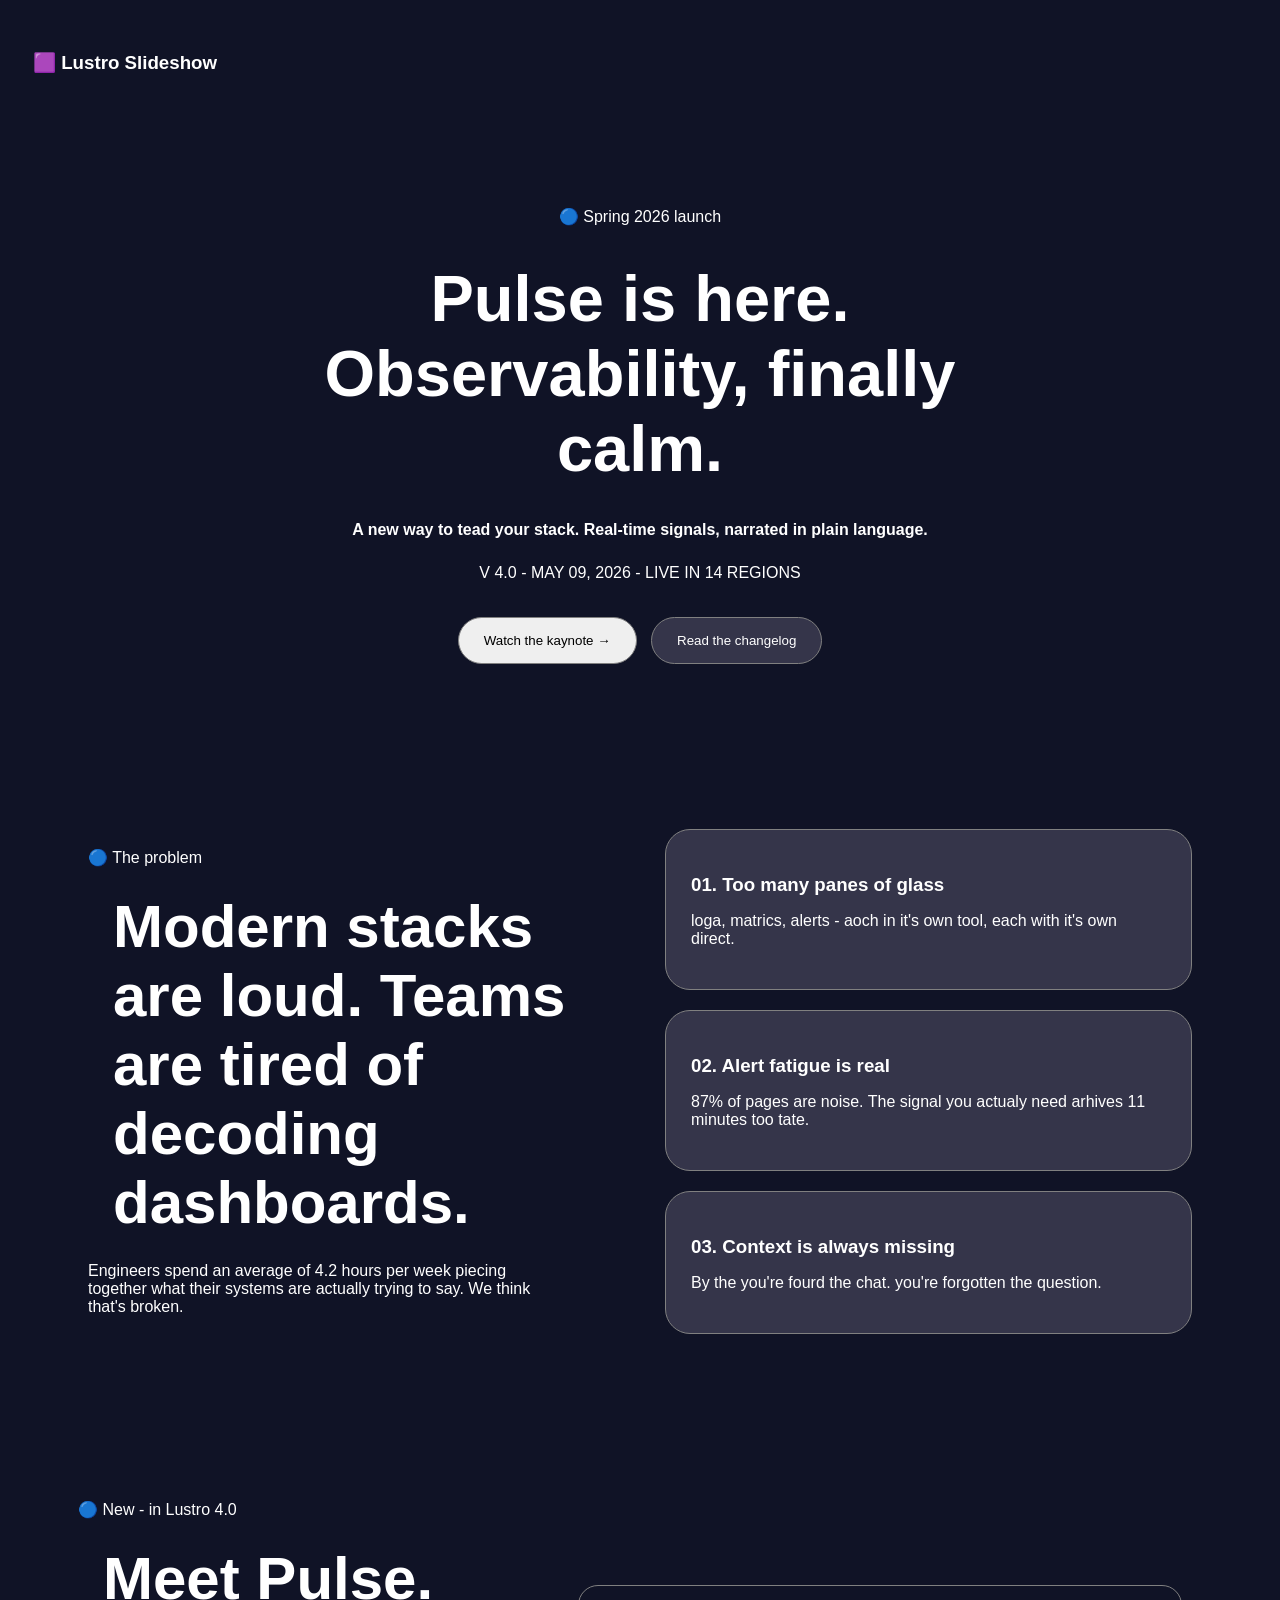
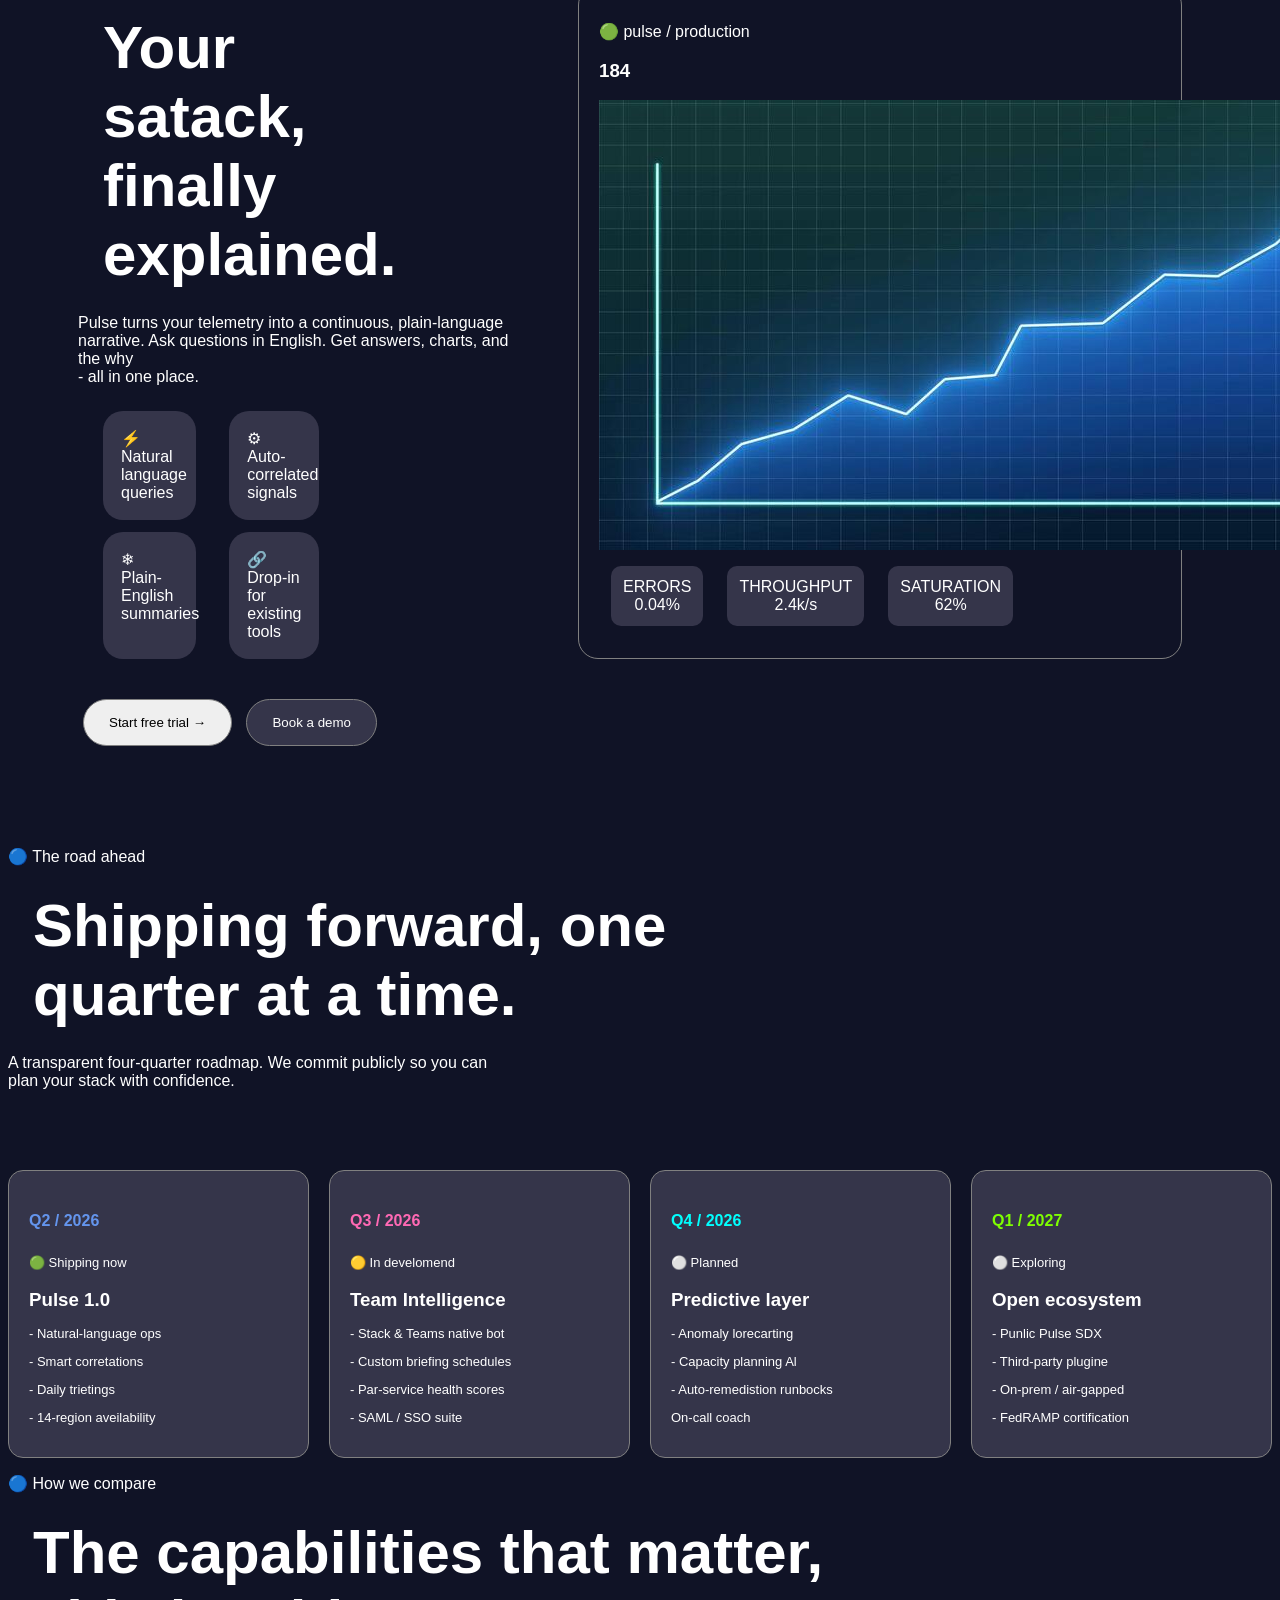
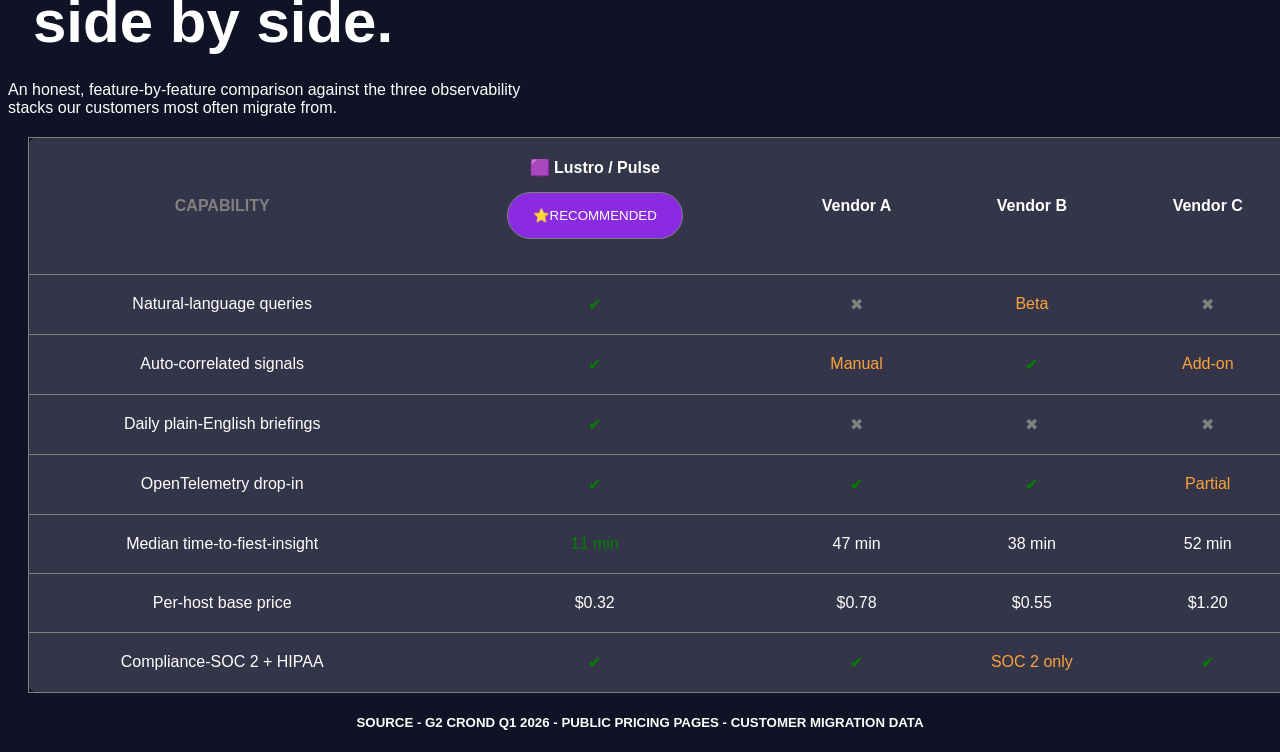
<file: index.html>
<!DOCTYPE html>
<html lang="en">
<head>
    <meta charset="UTF-8">
    <meta name="viewport" content="width=device-width, initial-scale=1.0">
    <title>Document</title>
    <link rel="stylesheet" href="index2.css">
</head>
<body>
    <div class="header">
        <h3>🟪 Lustro Slideshow</h3>
    </div>
    <div class="birinchi">
        <p>🔵 Spring 2026 launch</p>
        <h1>Pulse is here. <br>
          Observability, finally <br>
        calm.</h1>
        <h4>
            A new way to tead your stack.
            Real-time signals, narrated in plain language. 
        </h4>
        <p>V 4.0 - MAY 09, 2026 - LIVE IN 14 REGIONS</p>
        <button>Watch the kaynote →</button>
        <button style="background-color: rgb(53, 53, 74);color: white;">Read the changelog</button>
    </div>
    <div class="ikkinchi">
        <div>
            <p>🔵 The problem</p>
            <h1>Modern stacks <br>
            are loud. Teams <br>
            are tired of <br>
            decoding <br>
            dashboards.</h1>
            <p>Engineers spend an average of 4.2 hours per week piecing <br>
            together what their systems are actually trying to say. We think <br>
        that's broken.</p>
        </div>
        <div class="quti">
            <div class="articl">
                <h3>01. Too many panes of glass</h3>
                <p>loga, matrics, alerts - aoch in it's own tool, each with it's own <br>
                     direct.</p>
            </div>
            <div class="articl">
                <h3>02. Alert fatigue is real</h3>
                <p>87% of pages are noise. The signal you actualy need arhives 11 <br>
                     minutes too tate.</p>
            </div>
            <div class="articl">
                <h3>03. Context is always missing</h3>
                <p>By the you're fourd the chat. you're forgotten the question.</p>
            </div>
        </div>
    </div>
    <div class="uchinchi">
        <div>
            <p>🔵 New - in Lustro 4.0</p>
            <h1>Meet Pulse. Your <br>
            satack, finally <br>
        explained.</h1>
        <p>Pulse turns your telemetry into a continuous, plain-language <br>
        narrative. Ask questions in English. Get answers, charts, and the why <br>
    - all in one place.</p>
    <div class="quti2">
        <div>⚡ Natural language queries</div>
        <div>⚙ Auto-correlated signals</div>
        <div>❄ Plain-English summaries</div>
        <div>🔗 Drop-in for existing tools</div>
    </div>
    <button>Start free trial →</button>
    <button style="background-color:  rgb(53, 53, 74); color: white;">Book a demo</button>
        </div>
        <div class="grafik">
            <p>🟢 pulse / production</p>
            <h3>184</h3>
            <img src="grafik.jpg" alt="grafik">
            <div class="statika">
                <div>ERRORS <br>0.04%</div>
                <div>THROUGHPUT <br>2.4k/s</div>
                <div>SATURATION <br>62%</div>
            </div>
        </div>
    </div>
    <div class="tortinchi">
        <p>🔵 The road ahead</p>
        <h1>Shipping forward, one <br>
        quarter at a time.</h1>
        <p>A transparent four-quarter roadmap. We commit publicly so you can <br>
        plan your stack with confidence.</p>
        <div class="quti3">
            <div>
            <h4 style="color: cornflowerblue;">Q2 / 2026</h4>
            <p>🟢 Shipping now</p>
             <h3>Pulse 1.0</h3>
             <p>- Natural-language ops</p>
             <p>- Smart corretations</p>
             <p>- Daily trietings</p>
             <p>- 14-region aveilability</p>
            </div>
            <div>
                <h4 style="color: hotpink;">Q3 / 2026</h4>
                <p>🟡 In develomend</p>
                <h3>Team Intelligence</h3>
                <p>- Stack & Teams native bot</p>
                <p>- Custom briefing schedules</p>
                <p>- Par-service health scores</p>
                <p>- SAML / SSO suite</p>
            </div>
            <div>
                <h4 style="color: aqua;">Q4 / 2026</h4>
                <p>⚪ Planned</p>
                <h3>Predictive layer</h3>
                <p>- Anomaly lorecarting</p>
                <p>- Capacity planning Al</p>
                <p>- Auto-remedistion runbocks</p>
                <p>On-call coach</p>
            </div>
            <div>
                <h4 style="color: chartreuse;">Q1 / 2027</h4>
                <p>⚪ Exploring</p>
                <h3>Open ecosystem</h3>
                <p>- Punlic Pulse SDX</p>
                <p>- Third-party plugine</p>
                <p>- On-prem / air-gapped</p>
                <p>- FedRAMP cortification</p>
            </div>
        </div>
    </div>
    <div class="jadval">
        <p>🔵 How we compare</p>
        <h1>The capabilities that matter, <br>
        side by side.</h1>
        <p>An honest, feature-by-feature comparison against the three observability <br>
        stacks our customers most often migrate from.</p>
        <table>
            <tr>
                <th class="grey">CAPABILITY</th>
                <th>🟪 Lustro / Pulse <br> <button style="background-color: blueviolet; color: white;">⭐RECOMMENDED</button></th>
                <th>Vendor A</th>
                <th>Vendor B</th>
                <th>Vendor C</th>
            </tr>
            <tr>
                <td>Natural-language queries</td>
                <td class="green">✔</td>
                <td class="grey">✖</td>
                <td class="orange">Beta</td>
                <td class="grey">✖</td>
            </tr>
            <tr>
                <td>Auto-correlated signals</td>
                <td class="green">✔</td>
                <td class="orange">Manual</td>
                <td class="green">✔</td>
                <td class="orange">Add-on</td>
            </tr>
            <tr>
                <td>Daily plain-English briefings</td>
                <td class="green">✔</td>
                <td class="grey">✖</td>
                <td class="grey">✖</td>
                <td class="grey">✖</td>
            </tr>
            <tr>
                <td>OpenTelemetry drop-in</td>
                <td class="green">✔</td>
                <td class="green">✔</td>
                <td class="green">✔</td>
                <td class="orange">Partial</td>
            </tr>
            <tr>
                <td>Median time-to-fiest-insight</td>
                <td class="green">11 min</td>
                <td>47 min</td>
                <td>38 min</td>
                <td>52 min</td>
            </tr>
            <tr>
                <td>Per-host base price</td>
                <td>$0.32</td>
                <td>$0.78</td>
                <td>$0.55</td>
                <td>$1.20</td>
            </tr>
            <tr>
                <td>Compliance-SOC 2 + HIPAA</td>
                <td class="green">✔</td>
                <td class="green">✔</td>
                <td class="orange">SOC 2 only</td>
                <td class="green">✔</td>
            </tr>
        </table>
        <h5>SOURCE - G2 CROND Q1 2026 - PUBLIC PRICING PAGES - CUSTOMER MIGRATION DATA</h5>
        
    </div>
</body>
</html>
</file>
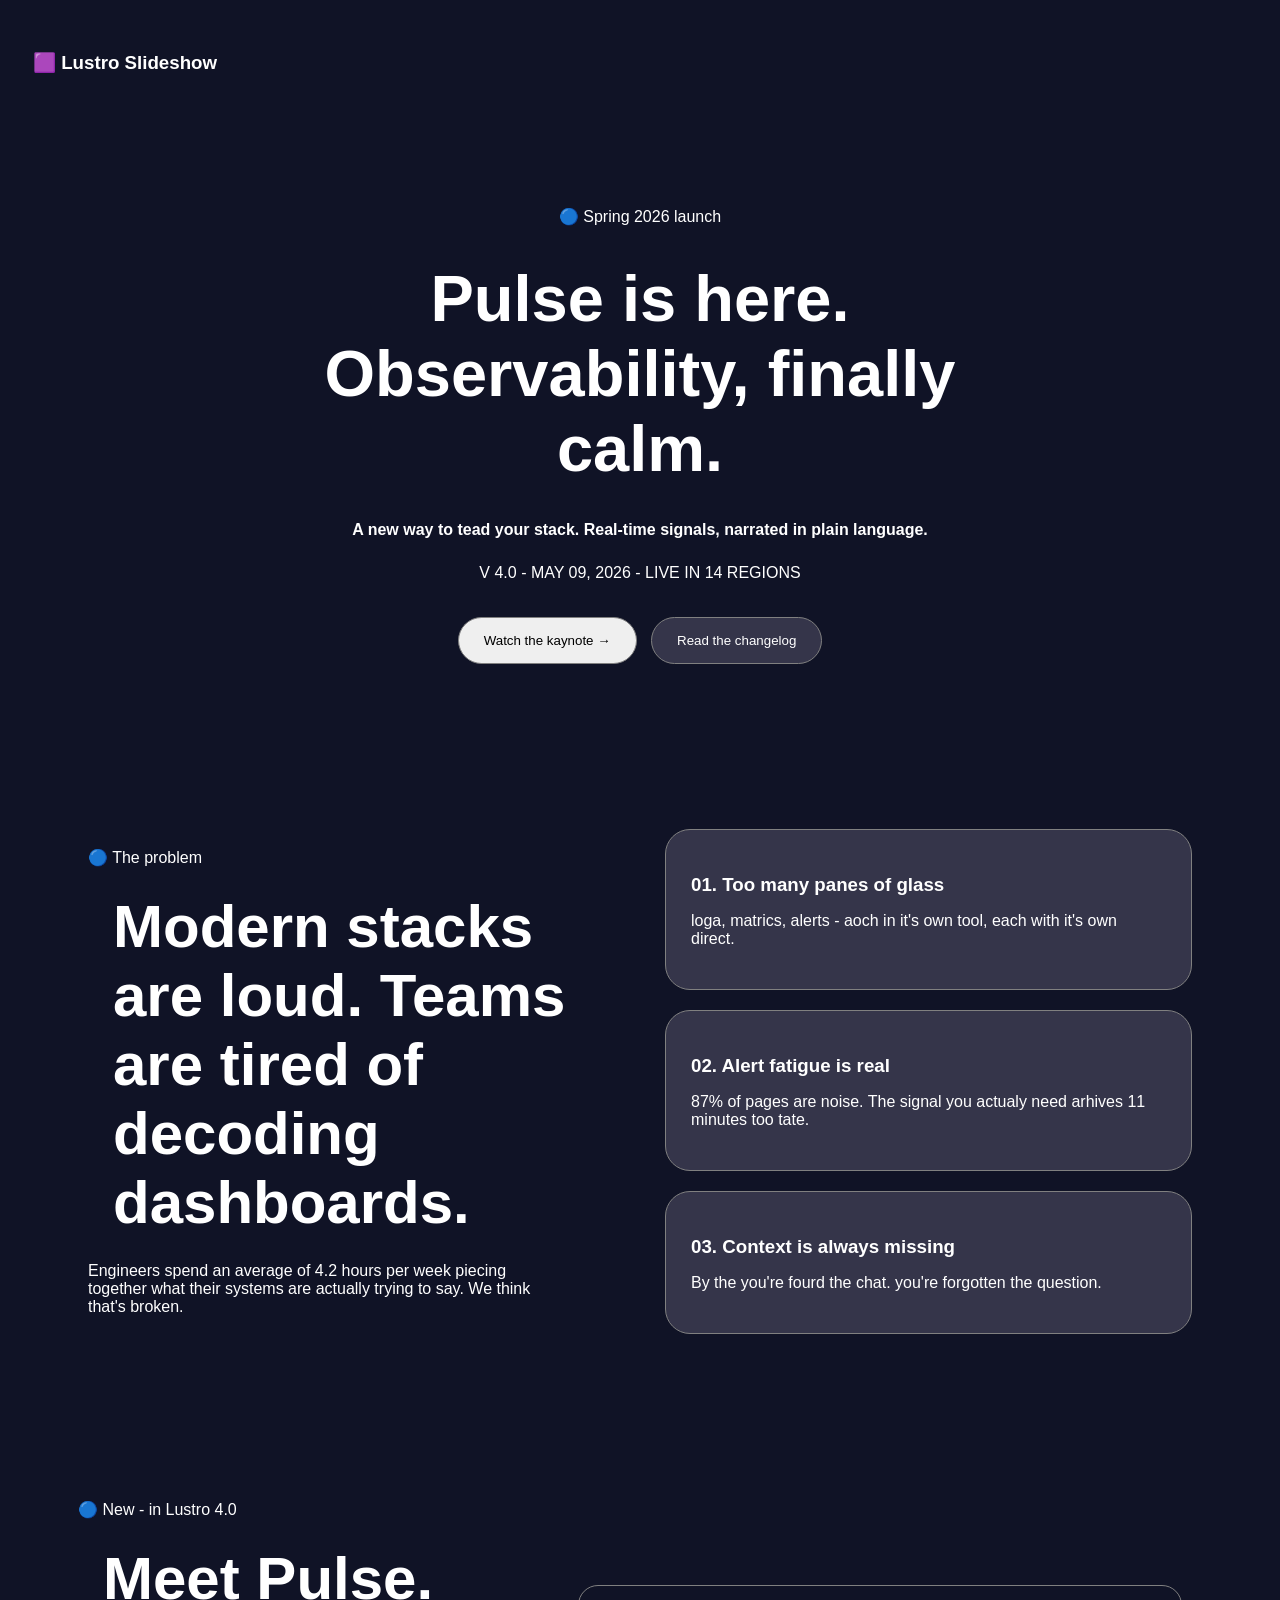
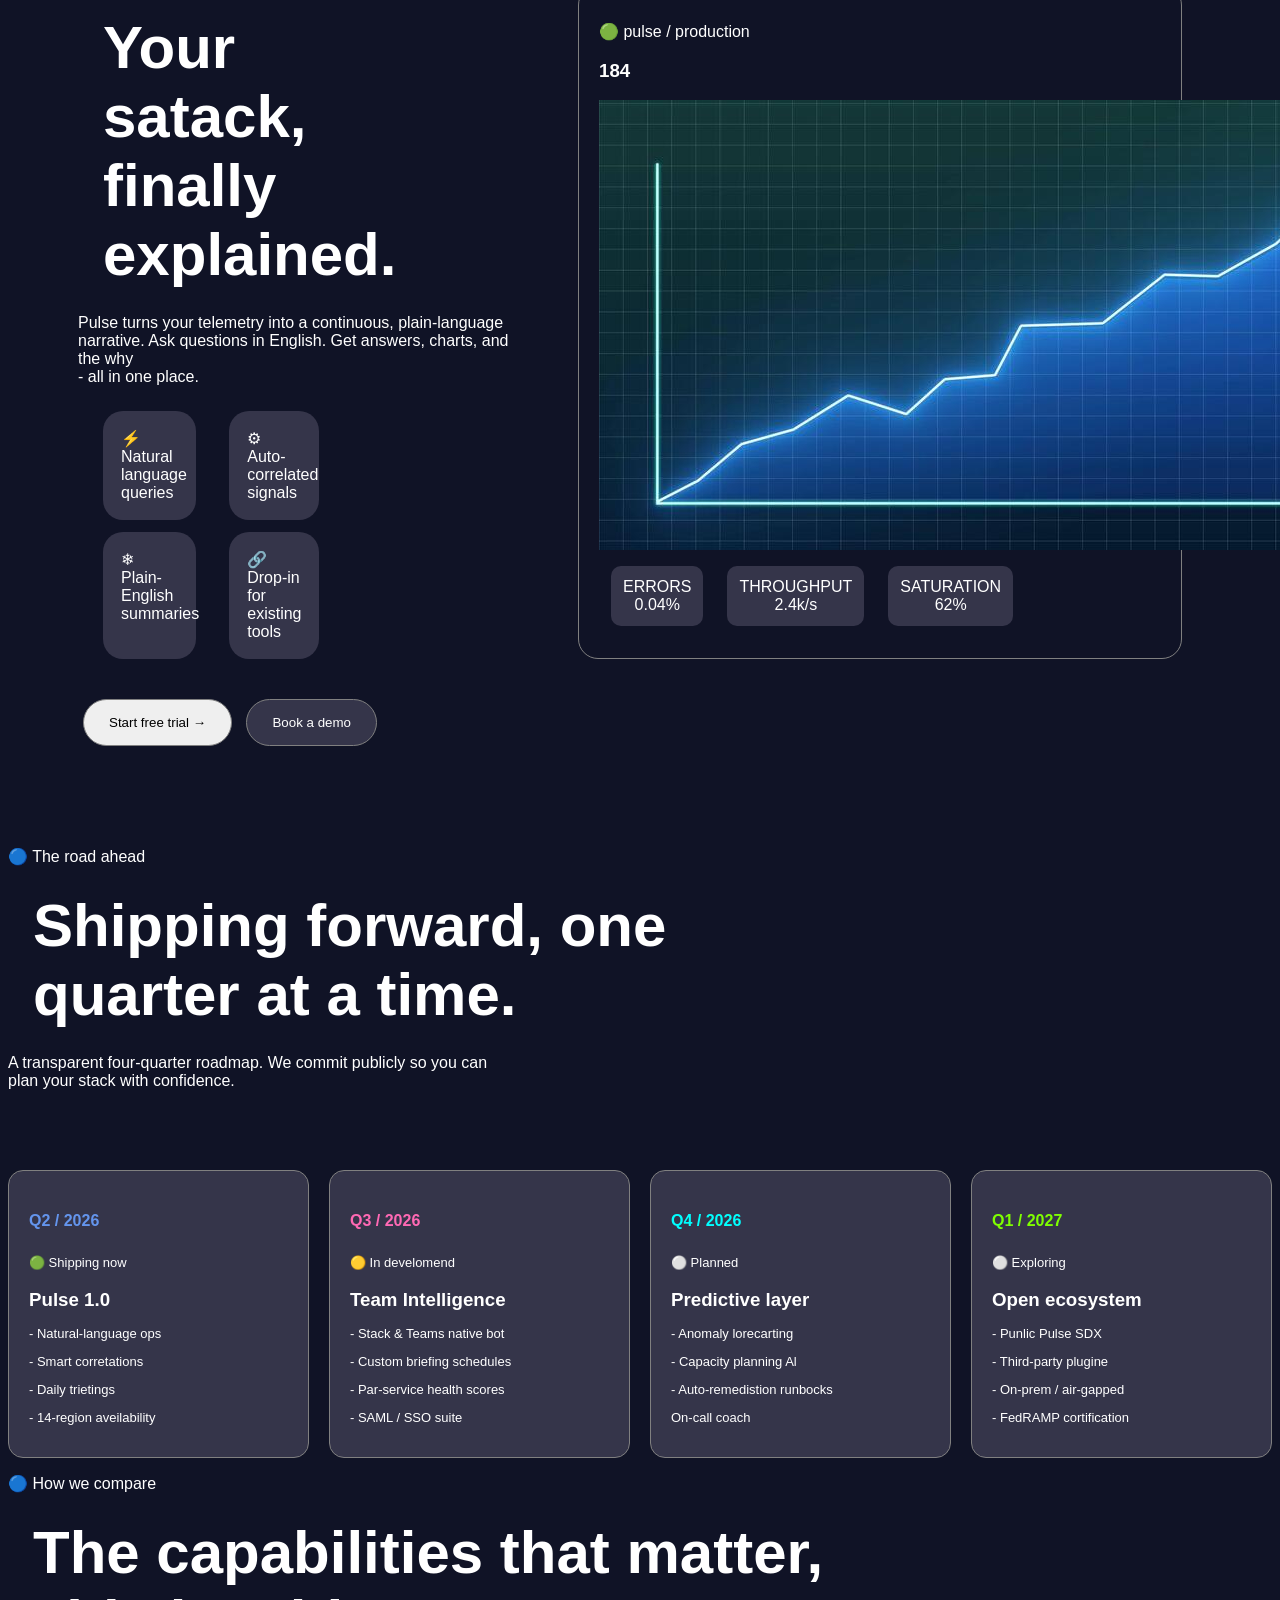
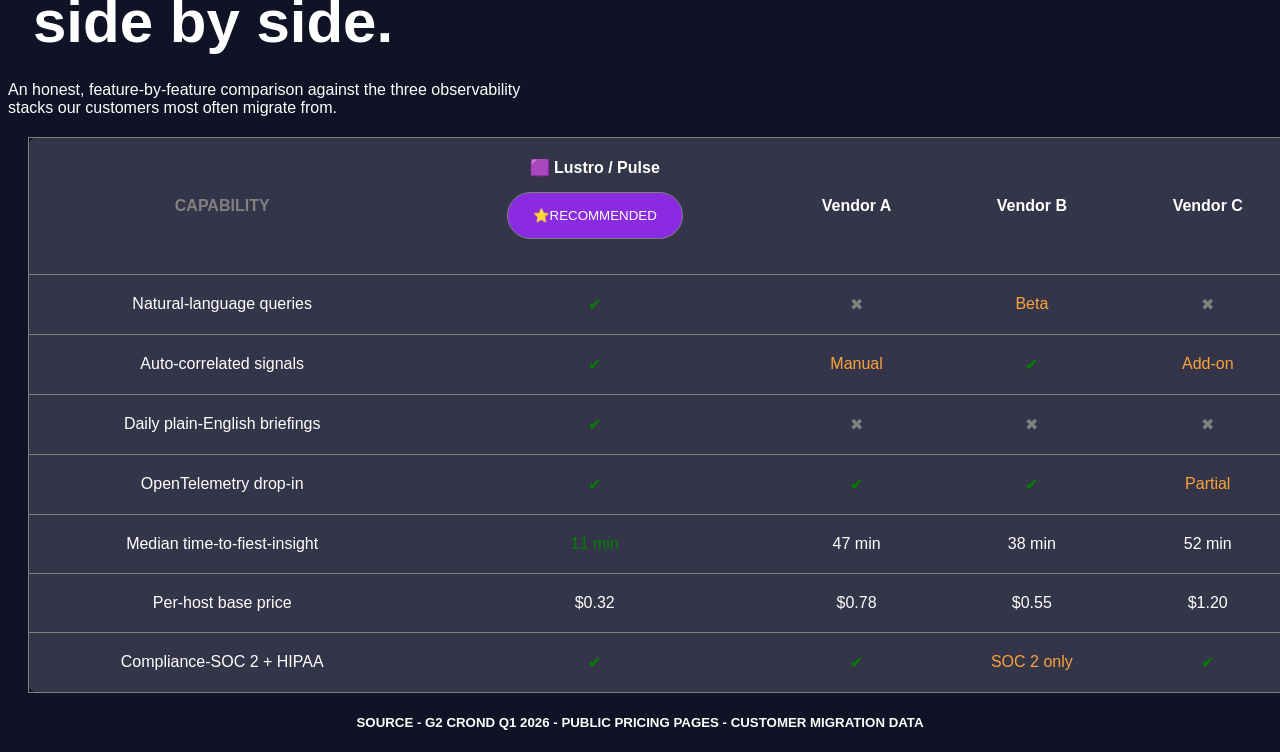
<file: index2.html>
<!DOCTYPE html>
<html lang="en">
<head>
    <meta charset="UTF-8">
    <meta name="viewport" content="width=device-width, initial-scale=1.0">
    <title>Document</title>
    <link rel="stylesheet" href="index2.css">
</head>
<body>
    <div class="header">
        <h3>🟪 Lustro Slideshow</h3>
    </div>
    <div class="birinchi">
        <p>🔵 Spring 2026 launch</p>
        <h1>Pulse is here. <br>
          Observability, finally <br>
        calm.</h1>
        <h4>
            A new way to tead your stack.
            Real-time signals, narrated in plain language. 
        </h4>
        <p>V 4.0 - MAY 09, 2026 - LIVE IN 14 REGIONS</p>
        <button>Watch the kaynote →</button>
        <button style="background-color: rgb(53, 53, 74);color: white;">Read the changelog</button>
    </div>
    <div class="ikkinchi">
        <div>
            <p>🔵 The problem</p>
            <h1>Modern stacks <br>
            are loud. Teams <br>
            are tired of <br>
            decoding <br>
            dashboards.</h1>
            <p>Engineers spend an average of 4.2 hours per week piecing <br>
            together what their systems are actually trying to say. We think <br>
        that's broken.</p>
        </div>
        <div class="quti">
            <div class="articl">
                <h3>01. Too many panes of glass</h3>
                <p>loga, matrics, alerts - aoch in it's own tool, each with it's own <br>
                     direct.</p>
            </div>
            <div class="articl">
                <h3>02. Alert fatigue is real</h3>
                <p>87% of pages are noise. The signal you actualy need arhives 11 <br>
                     minutes too tate.</p>
            </div>
            <div class="articl">
                <h3>03. Context is always missing</h3>
                <p>By the you're fourd the chat. you're forgotten the question.</p>
            </div>
        </div>
    </div>
    <div class="uchinchi">
        <div>
            <p>🔵 New - in Lustro 4.0</p>
            <h1>Meet Pulse. Your <br>
            satack, finally <br>
        explained.</h1>
        <p>Pulse turns your telemetry into a continuous, plain-language <br>
        narrative. Ask questions in English. Get answers, charts, and the why <br>
    - all in one place.</p>
    <div class="quti2">
        <div>⚡ Natural language queries</div>
        <div>⚙ Auto-correlated signals</div>
        <div>❄ Plain-English summaries</div>
        <div>🔗 Drop-in for existing tools</div>
    </div>
    <button>Start free trial →</button>
    <button style="background-color:  rgb(53, 53, 74); color: white;">Book a demo</button>
        </div>
        <div class="grafik">
            <p>🟢 pulse / production</p>
            <h3>184</h3>
            <img src="grafik.jpg" alt="grafik">
            <div class="statika">
                <div>ERRORS <br>0.04%</div>
                <div>THROUGHPUT <br>2.4k/s</div>
                <div>SATURATION <br>62%</div>
            </div>
        </div>
    </div>
    <div class="tortinchi">
        <p>🔵 The road ahead</p>
        <h1>Shipping forward, one <br>
        quarter at a time.</h1>
        <p>A transparent four-quarter roadmap. We commit publicly so you can <br>
        plan your stack with confidence.</p>
        <div class="quti3">
            <div>
            <h4 style="color: cornflowerblue;">Q2 / 2026</h4>
            <p>🟢 Shipping now</p>
             <h3>Pulse 1.0</h3>
             <p>- Natural-language ops</p>
             <p>- Smart corretations</p>
             <p>- Daily trietings</p>
             <p>- 14-region aveilability</p>
            </div>
            <div>
                <h4 style="color: hotpink;">Q3 / 2026</h4>
                <p>🟡 In develomend</p>
                <h3>Team Intelligence</h3>
                <p>- Stack & Teams native bot</p>
                <p>- Custom briefing schedules</p>
                <p>- Par-service health scores</p>
                <p>- SAML / SSO suite</p>
            </div>
            <div>
                <h4 style="color: aqua;">Q4 / 2026</h4>
                <p>⚪ Planned</p>
                <h3>Predictive layer</h3>
                <p>- Anomaly lorecarting</p>
                <p>- Capacity planning Al</p>
                <p>- Auto-remedistion runbocks</p>
                <p>On-call coach</p>
            </div>
            <div>
                <h4 style="color: chartreuse;">Q1 / 2027</h4>
                <p>⚪ Exploring</p>
                <h3>Open ecosystem</h3>
                <p>- Punlic Pulse SDX</p>
                <p>- Third-party plugine</p>
                <p>- On-prem / air-gapped</p>
                <p>- FedRAMP cortification</p>
            </div>
        </div>
    </div>
    <div class="jadval">
        <p>🔵 How we compare</p>
        <h1>The capabilities that matter, <br>
        side by side.</h1>
        <p>An honest, feature-by-feature comparison against the three observability <br>
        stacks our customers most often migrate from.</p>
        <table>
            <tr>
                <th class="grey">CAPABILITY</th>
                <th>🟪 Lustro / Pulse <br> <button style="background-color: blueviolet; color: white;">⭐RECOMMENDED</button></th>
                <th>Vendor A</th>
                <th>Vendor B</th>
                <th>Vendor C</th>
            </tr>
            <tr>
                <td>Natural-language queries</td>
                <td class="green">✔</td>
                <td class="grey">✖</td>
                <td class="orange">Beta</td>
                <td class="grey">✖</td>
            </tr>
            <tr>
                <td>Auto-correlated signals</td>
                <td class="green">✔</td>
                <td class="orange">Manual</td>
                <td class="green">✔</td>
                <td class="orange">Add-on</td>
            </tr>
            <tr>
                <td>Daily plain-English briefings</td>
                <td class="green">✔</td>
                <td class="grey">✖</td>
                <td class="grey">✖</td>
                <td class="grey">✖</td>
            </tr>
            <tr>
                <td>OpenTelemetry drop-in</td>
                <td class="green">✔</td>
                <td class="green">✔</td>
                <td class="green">✔</td>
                <td class="orange">Partial</td>
            </tr>
            <tr>
                <td>Median time-to-fiest-insight</td>
                <td class="green">11 min</td>
                <td>47 min</td>
                <td>38 min</td>
                <td>52 min</td>
            </tr>
            <tr>
                <td>Per-host base price</td>
                <td>$0.32</td>
                <td>$0.78</td>
                <td>$0.55</td>
                <td>$1.20</td>
            </tr>
            <tr>
                <td>Compliance-SOC 2 + HIPAA</td>
                <td class="green">✔</td>
                <td class="green">✔</td>
                <td class="orange">SOC 2 only</td>
                <td class="green">✔</td>
            </tr>
        </table>
        <h5>SOURCE - G2 CROND Q1 2026 - PUBLIC PRICING PAGES - CUSTOMER MIGRATION DATA</h5>
        
    </div>
</body>
</html>
</file>
<file: index2.css>
body{
  font-family: Arial, sans-serif;
  background: #101326;
  color: white;  
}
.header{
    padding: 25px;
    }
.birinchi{
    padding: 70px 20px;
    text-align: center;

}
.birinchi p{
    margin: 20px;
}
.birinchi h1{
    margin: 35px;
    font-size: 65px;

}
.birinchi h4{
    margin-bottom: 25px;
}
button{
    margin: 15px 5px;
    padding: 15px 25px;
    border: 1px solid grey;
    border-radius: 25px;
    cursor: pointer;
}
.ikkinchi{
    padding: 80px;
    display: flex;
    align-items: center;
    justify-content: space-between;
    gap: 50px;
}
.ikkinchi > div{
    width: 50%;
}
.ikkinchi h1{
    margin: 25px;
    font-size: 60px;
}
.quti{
    display: flex;
    flex-direction: column;
    gap: 20px;
}
.quti div{
    padding: 25px;
    border: 1px solid grey;
    border-radius: 25px;
    background-color: rgb(53, 53, 74);
}
.quti h3{
    margin-bottom: 12px;
}
.uchinchi{
    padding: 70px;
    display: flex;
    align-items: center;
    gap: 40px;
}
.uchinchi div{
    width: 50%;
    
}
.uchinchi h1{
    font-size: 60px;
    margin: 25px;
}
.quti2{
    display: grid;
    grid-template-columns: 1fr 1fr;
    gap: 12px;
    margin: 25px;
}
.quti2 div{
    padding: 18px;
    background-color:  rgb(53, 53, 74);
    border-radius: 20px;
}
.grafik{
    
    margin: 20px;
    border-radius: 20px;
    border: 1px solid grey;
    padding: 20px;
}
.statika{
    display: flex;
    justify-content: space-evenly;
}
.statika div{
    text-align: center;
    padding: 12px;
    background-color:  rgb(53, 53, 74) ;
    border-radius: 10px;
    margin: 12px;
}



.tortinchi h1{
    font-size: 60px;
    margin: 25px;
}
.tortinchi p{
    margin-bottom: 20px;
}
.quti3{
    display: flex;
    gap: 20px;
    margin-top: 80px;
}
.quti3 div{
    flex: 1;
    padding: 20px;
    border: 1px solid gray;
    border-radius: 15px;
    background-color: rgb(53, 53, 74);
}
.quti3 h4{
    margin-bottom: 25px;
}
.quti3 h3{
    margin-bottom: 15px;
}
.quti3 p{
    font-size: 13px;
    margin-bottom: 12px;
}
.jadval h1{
    font-size: 60px;
    margin: 25px;
}
.jadval p{
    margin-bottom: 20px;
}
table{
    border: 1px solid grey;
    margin: 20px;
    width: 100%;
   
    border-collapse: collapse;
    border-radius: 10px;
    background-color:  rgb(53, 53, 74);
}
th,td{
    padding: 20px 15px;
    text-align: center;
    border-radius: 10px;
}

tr{
    border-bottom: 1px solid grey;
}

.jadval h5{
    text-align: center;
}
.green{
color: green;
}
.grey{
color: grey;
}
.orange{
color: rgb(250, 163, 58);
}
</file>
